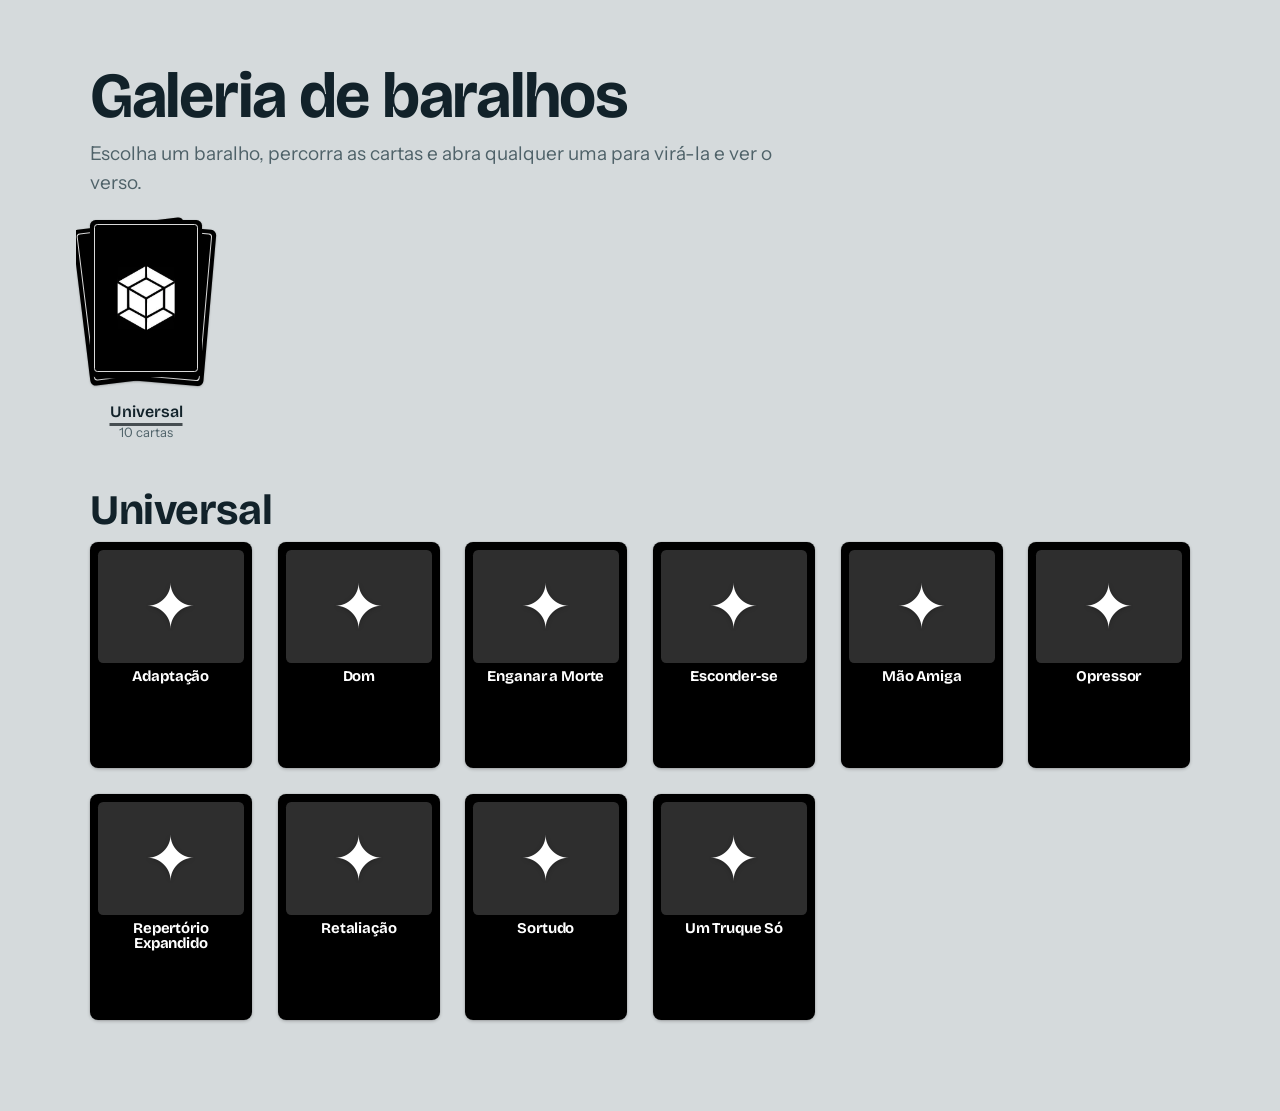
<file: index.html>
<!doctype html>
<html lang="pt-BR">
<head>
<meta charset="utf-8">
<meta name="viewport" content="width=device-width, initial-scale=1, viewport-fit=cover">
<meta name="color-scheme" content="light dark">
<title>Galeria de baralhos</title>
<link rel="preconnect" href="https://fonts.googleapis.com">
<link rel="preconnect" href="https://fonts.gstatic.com" crossorigin>
<link href="https://fonts.googleapis.com/css2?family=Bricolage+Grotesque:opsz,wght@12..96,500..700&family=Cormorant+Garamond:ital,wght@0,500;0,700;1,500&family=Instrument+Sans:wght@400;500;600&display=swap" rel="stylesheet">
<link rel="stylesheet" href="style.css">
</head>
<body>
<!-- Marcação da página. Estilo: style.css · comportamento: app.js · baralhos: dados.js -->
<header class="top wrap">
  <div class="ownerrow" id="ownerrow" hidden=""><button type="button" class="btn sm" id="editToggle" aria-pressed="false">Editar baralhos</button></div>
  <h1>Galeria de baralhos</h1>
  <p class="lead">Escolha um baralho, percorra as cartas e abra qualquer uma para virá-la e ver o verso.</p>
</header>

<main class="wrap">
  <section aria-labelledby="shelf-title">
    <h2 id="shelf-title" class="sr-only">Baralhos disponíveis</h2>
    <div class="shelf" id="shelf" role="group" aria-label="Baralhos disponíveis"></div>
  </section>

  <section class="dv" id="deckview" aria-labelledby="deckname">
    <h2 id="deckname"></h2>
    <p class="desc" id="deckdesc"></p>
    <div class="dtools" id="dtools"></div>
    <div class="chips" id="chips" role="group" aria-label="Filtrar cartas"></div>
    <div class="grid" id="grid"></div>
  </section>
</main>

<dialog id="viewer" aria-labelledby="vtitle">
  <div class="vwrap">
    <button class="vclose" id="vclose" aria-label="Fechar">
      <svg viewBox="0 0 24 24" fill="none" stroke="currentColor" stroke-width="2.2" stroke-linecap="round" aria-hidden="true"><path d="M5 5l14 14M19 5L5 19"></path></svg>
    </button>
    <div class="vstage">
      <button class="bigbtn" id="bigbtn" aria-label="Virar a carta">
        <span class="cw"><span class="persp" style="display:block"><span class="tilt" id="tilt" style="display:block"><span class="flip" id="flip" style="display:block"></span></span></span></span>
      </button>
    </div>
    <div class="vinfo">
      <p class="vmeta" id="vmeta"></p>
      <h3 id="vtitle"></h3>
      <p class="vsub" id="vsub"></p>
      <p class="vtext" id="vtext"></p>
      <dl class="vdl" id="vdl"></dl>
      <div class="vctrl">
        <button class="btn primary" id="vflip">Ver verso</button>
        <button class="btn" id="vprev">Anterior</button>
        <button class="btn" id="vnext">Próxima</button>
      </div>
      <p class="vhint">As setas ← → trocam de carta e a barra de espaço vira a carta.</p>
      <span class="sr-only" id="vstatus" aria-live="polite"></span>
    </div>
  </div>
</dialog>

<dialog id="editor" aria-labelledby="etitle">
  <div class="ewrap">
    <form class="eform" id="eform" novalidate="">
      <h3 id="etitle"></h3>
      <div class="efields" id="efields"></div>
      <p class="eerr" id="eerr" role="alert"></p>
      <div class="efoot">
        <button type="button" class="btn" id="ecancel">Cancelar</button>
        <button type="submit" class="btn primary" id="esave">Salvar</button>
      </div>
    </form>
    <div class="ecol"><div class="epv" id="epv"></div></div>
  </div>
</dialog>

<dialog id="confirm" aria-labelledby="cfmmsg">
  <div class="cfm">
    <p id="cfmmsg"></p>
    <div class="efoot">
      <button type="button" class="btn" id="cfmno">Cancelar</button>
      <button type="button" class="btn primary" id="cfmyes">Confirmar</button>
    </div>
  </div>
</dialog>

<div class="ebar" id="ebar" role="region" aria-label="Publicação do modo editor">
  <span class="st" id="estatus" aria-live="polite"></span>
  <span class="sz" id="esize"></span>
  <button type="button" class="btn sm" id="edisc">Descartar</button>
  <button type="button" class="btn sm primary" id="epub">Publicar alterações</button>
</div>
<script src="dados.js"></script>
<script src="app.js"></script>
</body>
</html>
</file>
<file: style.css>
/* Galeria de baralhos: estilo.
 * As cores e fontes principais ficam nas variáveis no topo (:root).
 * As cartas usam unidades cqw (1cqw = 1% da largura da carta), por isso escalam sozinhas.
 */
:root{
  box-sizing:border-box;
  padding-top:env(safe-area-inset-top,0px);
  padding-bottom:env(safe-area-inset-bottom,0px);
  --bg:#E4EAEC;
  --surface:#F5F7F7;
  --ink:#12222A;
  --muted:#4F6269;
  --line:rgba(18,34,42,.16);
  --tint:13%;
  --danger:#B3261E;
  --gold:#E2C078;
  --font-ui:'Instrument Sans',system-ui,-apple-system,'Segoe UI',Roboto,sans-serif;
  --font-display:'Bricolage Grotesque','Instrument Sans',system-ui,sans-serif;
  --font-serif:'Cormorant Garamond',Georgia,'Times New Roman',serif;
}
@media (prefers-color-scheme: dark){
  :root:not([data-theme="light"]){
    --bg:#0F191D; --surface:#17252B; --ink:#E6EEF0; --muted:#9AAEB5; --line:rgba(230,238,240,.18); --tint:22%; --danger:#FF8F86;
  }
}
:root[data-theme="dark"]{
  --bg:#0F191D; --surface:#17252B; --ink:#E6EEF0; --muted:#9AAEB5; --line:rgba(230,238,240,.18); --tint:22%; --danger:#FF8F86;
}
html{scroll-padding-top:env(safe-area-inset-top,0px)}
html:has(dialog[open]){overflow:hidden}
*,*::before,*::after{box-sizing:inherit}
body{
  margin:0;
  font-family:var(--font-ui);
  color:var(--ink);
  background:var(--bg);
  background-color:color-mix(in srgb, var(--deck,#A32A35) var(--tint), var(--bg));
  transition:background-color .6s ease;
  min-height:100dvh;
  -webkit-font-smoothing:antialiased;
}
.sr-only{position:absolute;width:1px;height:1px;overflow:hidden;clip:rect(0 0 0 0);white-space:nowrap}

.wrap{width:min(1180px,100%);margin-inline:auto;padding-inline:clamp(16px,4vw,40px)}
.top{padding-block:clamp(28px,6vw,64px) 6px}
h1{
  font-family:var(--font-display);font-weight:700;
  font-size:clamp(34px,6.2vw,64px);line-height:1;letter-spacing:-.02em;margin:0 0 12px;
}
.lead{font-size:clamp(16px,2vw,19px);line-height:1.5;color:var(--muted);max-width:56ch;margin:0}

/* Prateleira de baralhos */
.shelf{
  display:flex;gap:clamp(24px,4vw,48px);overflow-x:auto;
  padding:26px 14px 18px;margin-inline:-14px;
  scroll-snap-type:x proximity;scrollbar-width:thin;
}
.deck{
  flex:0 0 auto;width:112px;background:none;border:0;padding:0;font:inherit;color:inherit;
  cursor:pointer;text-align:center;scroll-snap-align:start;border-radius:12px;
}
.deck:focus-visible{outline:3px solid var(--ink);outline-offset:8px}
.stack{display:block;position:relative;width:100%;aspect-ratio:5/7;margin-bottom:16px}
.layer{position:absolute;inset:0;display:block;transition:transform .35s cubic-bezier(.3,.7,.2,1)}
.layer.l3{transform:translate(-7px,-5px) rotate(-5deg)}
.layer.l2{transform:translate(6px,-3px) rotate(3.5deg)}
.deck:hover .layer.l1,.deck[aria-pressed="true"] .layer.l1{transform:translateY(-9px)}
.deck:hover .layer.l2,.deck[aria-pressed="true"] .layer.l2{transform:translate(8px,-4px) rotate(5deg)}
.deck:hover .layer.l3,.deck[aria-pressed="true"] .layer.l3{transform:translate(-9px,-6px) rotate(-7deg)}
.dname{display:block;font-family:var(--font-display);font-weight:600;font-size:16px;line-height:1.2}
.dcount{display:block;font-size:13px;color:var(--muted);margin-top:3px}
.deck[aria-pressed="true"] .dname{
  text-decoration:underline;text-decoration-thickness:3px;text-underline-offset:6px;
  text-decoration-color:color-mix(in srgb, var(--dc) 55%, var(--ink));
}

/* Baralho selecionado */
.dv{padding-block:30px 90px}
.dv h2{font-family:var(--font-display);font-weight:700;font-size:clamp(26px,4.2vw,42px);line-height:1.05;letter-spacing:-.01em;margin:0 0 10px}
.desc{max-width:62ch;color:var(--muted);margin:0 0 22px;font-size:17px;line-height:1.55}
.chips{display:flex;flex-wrap:wrap;gap:8px;margin-bottom:28px}
.chip{
  font:inherit;font-size:14px;font-weight:500;padding:8px 14px;border-radius:999px;
  border:1px solid var(--line);background:color-mix(in srgb, var(--surface) 70%, transparent);
  color:var(--ink);cursor:pointer;display:inline-flex;gap:8px;align-items:center;
}
.chip span{color:var(--muted);font-variant-numeric:tabular-nums}
.chip[aria-pressed="true"]{background:var(--deck);border-color:var(--deck);color:#fff}
.chip[aria-pressed="true"] span{color:rgba(255,255,255,.82)}
.chip:focus-visible{outline:3px solid var(--ink);outline-offset:2px}

.grid{display:grid;grid-template-columns:repeat(auto-fill,minmax(min(100%,146px),1fr));gap:clamp(14px,2.2vw,26px)}
.gcard{
  display:block;padding:0;border:0;background:none;cursor:pointer;
  border-radius:5% / 3.57%;transition:transform .2s ease;
}
.gcard:hover{transform:translateY(-6px)}
.gcard:focus-visible{outline:3px solid var(--ink);outline-offset:4px;transform:translateY(-6px)}

/* Cartas: todas as medidas em cqw, para escalar em qualquer tamanho */
.cw{display:block;container-type:inline-size;width:100%}
.face{
  position:relative;display:block;width:100%;aspect-ratio:5/7;border-radius:5cqw;overflow:hidden;
  box-shadow:0 .7cqw 2cqw rgba(0,0,0,.24),0 0 0 .25cqw rgba(0,0,0,.08);
}
.suit{display:block;width:1em;height:1em;fill:currentColor}

/* Visualizador */
dialog{
  border:0;padding:0;background:var(--surface);color:var(--ink);border-radius:22px;
  width:min(980px,94vw);max-width:94vw;max-height:92dvh;overflow:auto;
  box-shadow:0 30px 80px rgba(0,0,0,.45);
}
dialog[open]{animation:pop .28s cubic-bezier(.2,.8,.2,1)}
dialog::backdrop{background:rgba(8,14,18,.62);backdrop-filter:blur(6px);-webkit-backdrop-filter:blur(6px)}
@keyframes pop{from{opacity:0;transform:scale(.96) translateY(10px)}to{opacity:1;transform:none}}
.vwrap{display:grid;grid-template-columns:minmax(280px,1.1fr) 1fr;position:relative}
.vstage{
  padding:40px 36px;display:grid;place-items:center;
  background:radial-gradient(circle at 50% 38%,color-mix(in srgb,var(--deck) 32%,var(--surface)),color-mix(in srgb,var(--deck) 12%,var(--surface)));
}
.bigbtn{
  display:block;padding:0;border:0;background:none;cursor:pointer;
  width:min(100%,340px,calc((88dvh - 80px) * 5 / 7));border-radius:5% / 3.57%;
}
.bigbtn:focus-visible{outline:3px solid var(--ink);outline-offset:6px}
.persp{perspective:1400px}
.tilt{
  transform-style:preserve-3d;
  transform:rotateX(var(--rx,0deg)) rotateY(var(--ry,0deg));
  transition:transform .25s ease-out;
}
.flip{position:relative;aspect-ratio:5/7;transform-style:preserve-3d;transition:transform .8s cubic-bezier(.3,.7,.2,1)}
.flip.is-back{transform:rotateY(180deg)}
.flip .face{position:absolute;inset:0;width:100%;height:100%;backface-visibility:hidden;-webkit-backface-visibility:hidden}
.flip .face.back{transform:rotateY(180deg)}

.vinfo{padding:44px 40px 32px;display:flex;flex-direction:column;gap:12px}
.vmeta{margin:0;font-size:14px;color:var(--muted)}
.vinfo h3{font-family:var(--font-display);font-weight:700;font-size:clamp(26px,3.4vw,38px);line-height:1.05;letter-spacing:-.01em;margin:0}
.vsub{margin:0;font-size:16px;color:var(--muted)}
.vtext{margin:4px 0 6px;font-size:16.5px;line-height:1.55;max-width:46ch}
.vdl{margin:6px 0 10px;border-top:1px solid var(--line)}
.vdl div{display:grid;grid-template-columns:9.5em 1fr;gap:12px;padding:10px 0;border-bottom:1px solid var(--line)}
.vdl dt{color:var(--muted);font-size:14px}
.vdl dd{margin:0;font-size:15px;line-height:1.4}
.vctrl{display:flex;flex-wrap:wrap;gap:10px;margin-top:6px}
.btn{
  font:inherit;font-size:15px;font-weight:600;padding:11px 18px;border-radius:12px;
  border:1px solid var(--line);background:transparent;color:var(--ink);cursor:pointer;
}
.btn:hover:not(:disabled){background:color-mix(in srgb,var(--ink) 8%,transparent)}
.btn:disabled{opacity:.4;cursor:not-allowed}
.btn.primary{background:var(--deck);border-color:var(--deck);color:#fff}
.btn.primary:hover:not(:disabled){background:var(--deck);filter:brightness(1.12)}
.btn:focus-visible,.vclose:focus-visible{outline:3px solid var(--ink);outline-offset:2px}
.vhint{margin:8px 0 0;font-size:13px;color:var(--muted)}
.vclose{
  position:absolute;top:14px;right:14px;z-index:3;width:42px;height:42px;border-radius:50%;
  border:1px solid var(--line);background:var(--surface);color:var(--ink);cursor:pointer;display:grid;place-items:center;
}
.vclose svg{width:18px;height:18px}

@media (max-width:760px){
  #viewer,#editor{width:100vw;max-width:100vw;height:100dvh;max-height:100dvh;border-radius:0}
  .vwrap{grid-template-columns:1fr}
  .vstage{padding:calc(64px + env(safe-area-inset-top,0px)) 16px 28px}
  .bigbtn{width:min(100%,300px,calc(56dvh * 5 / 7))}
  .vinfo{padding:26px 20px calc(28px + env(safe-area-inset-bottom,0px))}
  .vclose{position:fixed;top:calc(env(safe-area-inset-top,0px) + 14px);right:14px}
  .vdl div{grid-template-columns:7.5em 1fr}
}
@media (prefers-reduced-motion:reduce){
  .flip{transition-duration:.01s}
  .tilt{transition:none}
  dialog[open]{animation:none}
  .layer,.gcard,body{transition:none}
}

/* ===== Modo editor e cartas personalizadas ===== */
[hidden]{display:none !important}

/* Cartas feitas pelo dono */
.f-img{background:#14232B}
.f-img img{position:absolute;inset:0;width:100%;height:100%;object-fit:cover;display:block;user-select:none;-webkit-user-drag:none}
.f-cust{background:var(--cb);padding:5cqw;display:flex;flex-direction:column;gap:3.5cqw}
.f-cust.dk{color:#fff}
.f-cust.lt{color:#14232B}
.cpic{flex:0 0 auto;height:70cqw;border-radius:3.2cqw;display:grid;place-items:center;overflow:hidden;background:rgba(255,255,255,.18)}
.f-cust.lt .cpic{background:rgba(0,0,0,.08)}
.cpic img{width:100%;height:100%;object-fit:cover;display:block}
.ce{font-size:38cqw;line-height:1;filter:drop-shadow(0 1.2cqw 1.2cqw rgba(0,0,0,.25))}
.cname{font-family:var(--font-display);font-weight:700;font-size:9.2cqw;line-height:1.04;letter-spacing:-.01em;overflow-wrap:anywhere}
.csub{font-family:var(--font-serif);font-style:italic;font-weight:500;font-size:6.8cqw;opacity:.88;line-height:1.1;margin-top:1cqw}
.cgrp{margin-top:auto;align-self:flex-start;font-size:5.4cqw;font-weight:600;padding:1.4cqw 3.6cqw;border-radius:99px;background:rgba(255,255,255,.22)}
.f-cust.lt .cgrp{background:rgba(0,0,0,.1)}

.b-emb{background:var(--p1)}
.b-emb::before{content:"";position:absolute;inset:4cqw;border:.8cqw solid var(--p2);border-radius:3cqw;opacity:.85}
.b-emb img{position:absolute;left:50%;top:50%;width:56cqw;height:56cqw;transform:translate(-50%,-50%);object-fit:contain;display:block;user-select:none;-webkit-user-drag:none}

/* Ferramentas do dono */
.ownerrow{display:flex;justify-content:flex-end;margin-bottom:14px}
.btn.sm{padding:7px 12px;font-size:13.5px;border-radius:10px}
.btn.danger{color:var(--danger);border-color:color-mix(in srgb,var(--danger) 45%,transparent)}
.dtools{display:none;flex-wrap:wrap;align-items:center;gap:8px;margin:-6px 0 24px}
body.editing .dtools{display:flex}
.hint{font-size:13px;color:var(--muted);margin:0}
.gitem{display:flex;flex-direction:column;gap:10px;min-width:0}
.gtools{display:none;gap:6px;justify-content:center;flex-wrap:wrap}
body.editing .gtools{display:flex}
.gtools .btn{padding:5px 10px;font-size:12.5px;border-radius:8px}
.empty{grid-column:1/-1;color:var(--muted);padding:30px 0;font-size:16px;margin:0}
.newdeck .stack{margin-bottom:16px}
.newdeck .ph{
  position:absolute;inset:0;display:grid;place-items:center;border-radius:5% / 3.57%;
  border:2px dashed color-mix(in srgb,var(--ink) 40%,transparent);
}
.newdeck .plus{font-size:44px;line-height:1;color:var(--muted)}
.ebar{
  position:fixed;left:50%;bottom:calc(16px + env(safe-area-inset-bottom,0px));transform:translateX(-50%);z-index:20;
  display:none;align-items:center;justify-content:center;flex-wrap:wrap;gap:10px 14px;
  background:var(--surface);border:1px solid var(--line);border-radius:16px;padding:10px 14px;
  box-shadow:0 10px 30px rgba(0,0,0,.28);max-width:calc(100vw - 24px);
}
body.editing .ebar{display:flex}
.ebar .st{font-size:14px;font-weight:500}
.ebar .sz{font-size:13px;color:var(--muted)}
.ebar .sz.warn{color:var(--danger);font-weight:600}

/* Janela do editor */
#editor{width:min(980px,96vw);max-width:96vw}
.ewrap{display:grid;grid-template-columns:minmax(0,1fr) 300px}
.eform{padding:28px 30px 24px;display:flex;flex-direction:column;gap:16px;min-width:0}
.eform h3{font-family:var(--font-display);font-weight:700;font-size:clamp(24px,3vw,32px);line-height:1.05;margin:0}
.efields{display:flex;flex-direction:column;gap:16px}
.ecol{background:radial-gradient(circle at 50% 30%,color-mix(in srgb,var(--deck) 30%,var(--surface)),color-mix(in srgb,var(--deck) 12%,var(--surface)))}
.epv{position:sticky;top:0;padding:30px 18px;display:flex;flex-direction:column;align-items:center;gap:16px}
.pvrow{display:flex;gap:14px;justify-content:center}
.pvitem{margin:0;width:128px}
.pvitem figcaption{margin-top:8px;font-size:13px;color:var(--ink);text-align:center}
.fld{display:flex;flex-direction:column;gap:6px;border:0;padding:0;margin:0;min-width:0}
.fld.grow{flex:1 1 220px}
.lt,.fld legend{font-size:14px;font-weight:600;padding:0}
.eform input[type=text],.eform textarea,.eform select{
  font:inherit;font-size:15px;color:var(--ink);background:var(--bg);
  border:1px solid var(--line);border-radius:10px;padding:9px 12px;width:100%;
}
.eform textarea{resize:vertical}
.eform input[type=color]{width:56px;height:38px;padding:2px;border-radius:8px;border:1px solid var(--line);background:var(--bg);cursor:pointer}
.eform input[type=file]{font:inherit;font-size:14px;max-width:100%}
.eform input:focus-visible,.eform textarea:focus-visible,.eform select:focus-visible{outline:3px solid var(--ink);outline-offset:1px}
.row{display:flex;gap:12px;flex-wrap:wrap;align-items:flex-end}
.radio{display:flex;gap:8px;align-items:center;font-size:15px;font-weight:400;cursor:pointer}
.pick{display:flex;flex-wrap:wrap;gap:8px;max-height:184px;overflow:auto;padding:3px}
.thumb{width:76px;padding:0;border:2px solid var(--line);border-radius:9px;background:var(--bg);color:var(--muted);cursor:pointer;overflow:hidden;display:flex;flex-direction:column;font:inherit}
.thumb img{display:block;width:100%;object-fit:cover}
.thumb.panel img{aspect-ratio:9/7}
.thumb.full img{aspect-ratio:5/7}
.thumb.emblem img{aspect-ratio:1;object-fit:contain;background:repeating-conic-gradient(rgba(128,128,128,.28) 0 25%,transparent 0 50%) 0 0/12px 12px}
.thumb span{font-size:11px;padding:3px 5px;white-space:nowrap;overflow:hidden;text-overflow:ellipsis;text-align:left}
.thumb[aria-pressed="true"]{border-color:var(--deck);box-shadow:0 0 0 2px var(--deck)}
.thumb:focus-visible{outline:3px solid var(--ink);outline-offset:2px}
.gitem.sel .gcard{outline:3px solid var(--deck);outline-offset:4px}
.selbox{font-size:13.5px;font-weight:500}
.stackf{display:flex;flex-direction:column;gap:14px;padding:14px;border:1px solid var(--line);border-radius:12px;margin-top:8px}
.imgctl{gap:8px}
.drow{display:grid;grid-template-columns:1fr 1.4fr auto;gap:8px;margin-bottom:8px}
.eerr{color:var(--danger);font-size:14px;min-height:1.3em;margin:0}
.efoot{display:flex;gap:10px;justify-content:flex-end;flex-wrap:wrap}
#confirm{width:min(440px,92vw);max-width:92vw}
.cfm{padding:26px}
.cfm p{margin:0 0 22px;font-size:17px;line-height:1.45}

@media (max-width:760px){
  .ewrap{grid-template-columns:1fr}
  .ecol{order:-1}
  .epv{position:static;padding:calc(22px + env(safe-area-inset-top,0px)) 16px 18px}
  .eform{padding:22px 18px calc(24px + env(safe-area-inset-bottom,0px))}
  #confirm{height:auto;max-height:92dvh;border-radius:22px}
}
</file>
